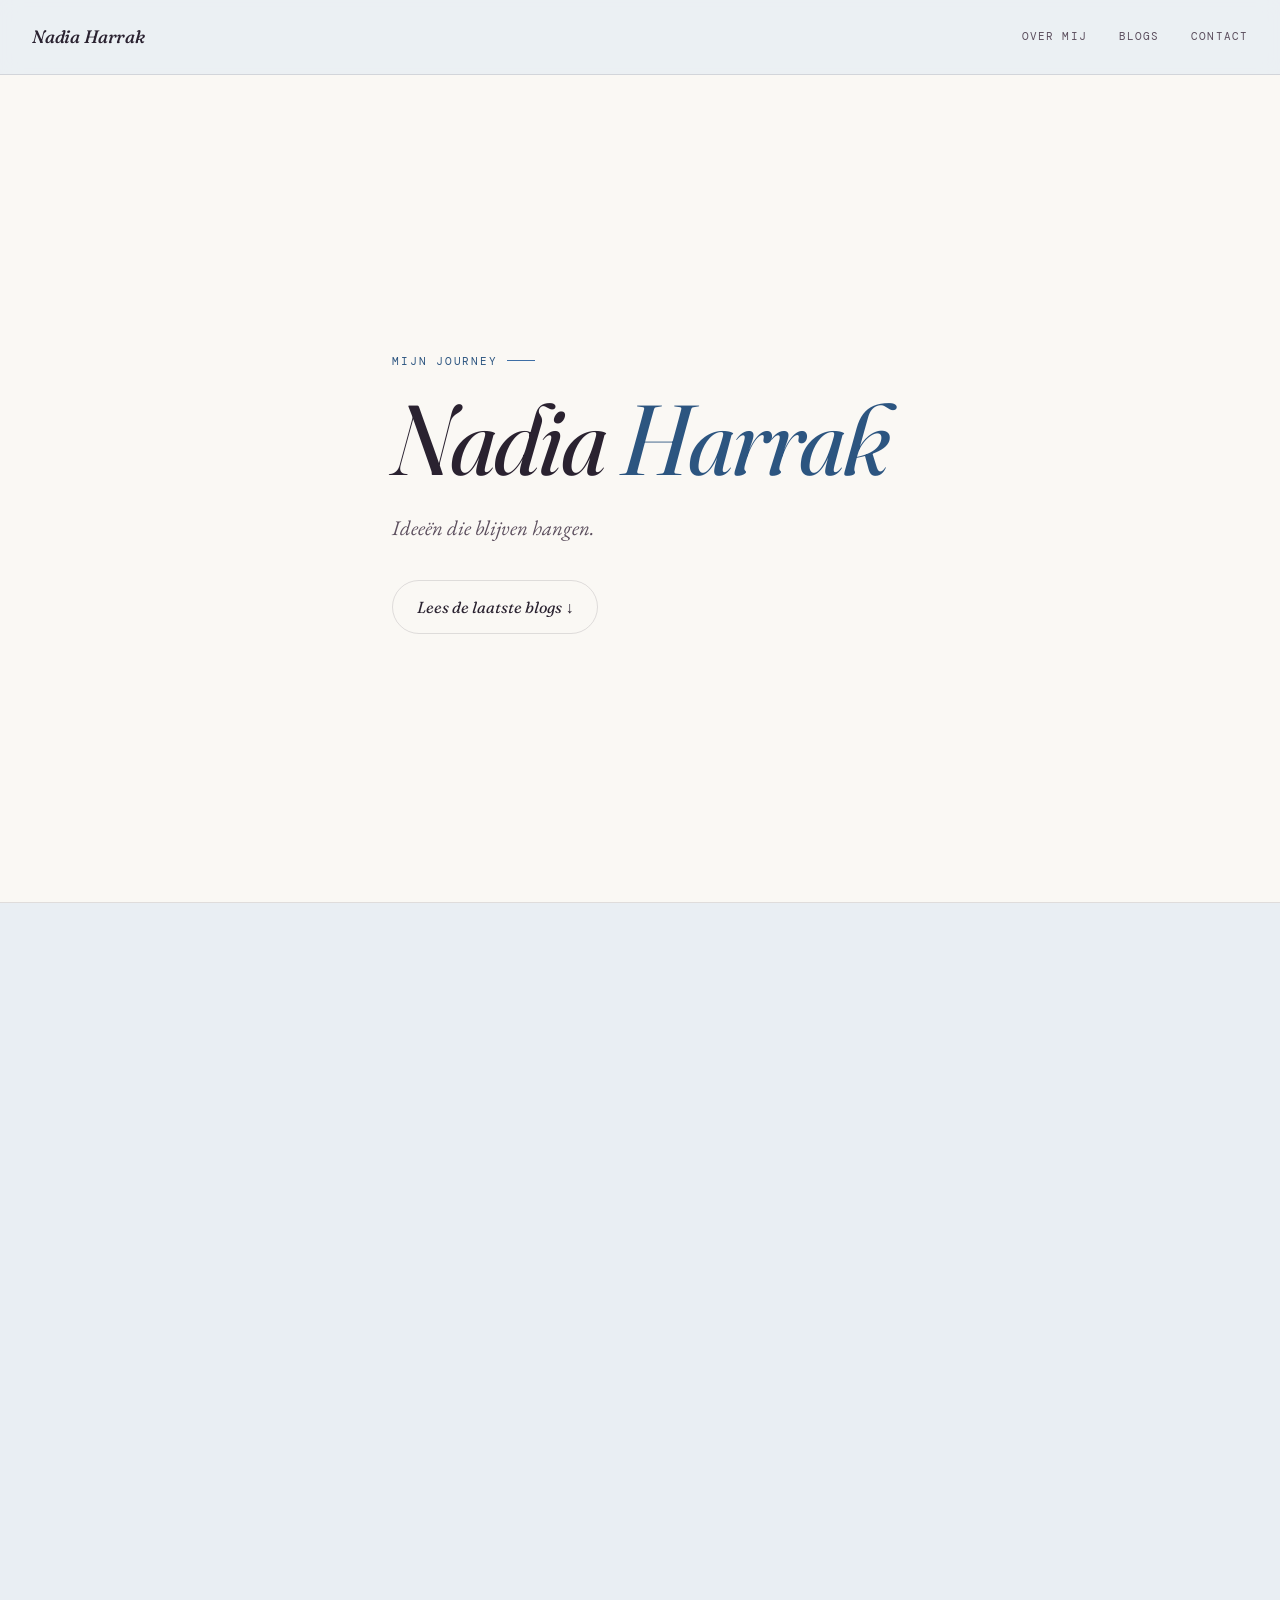
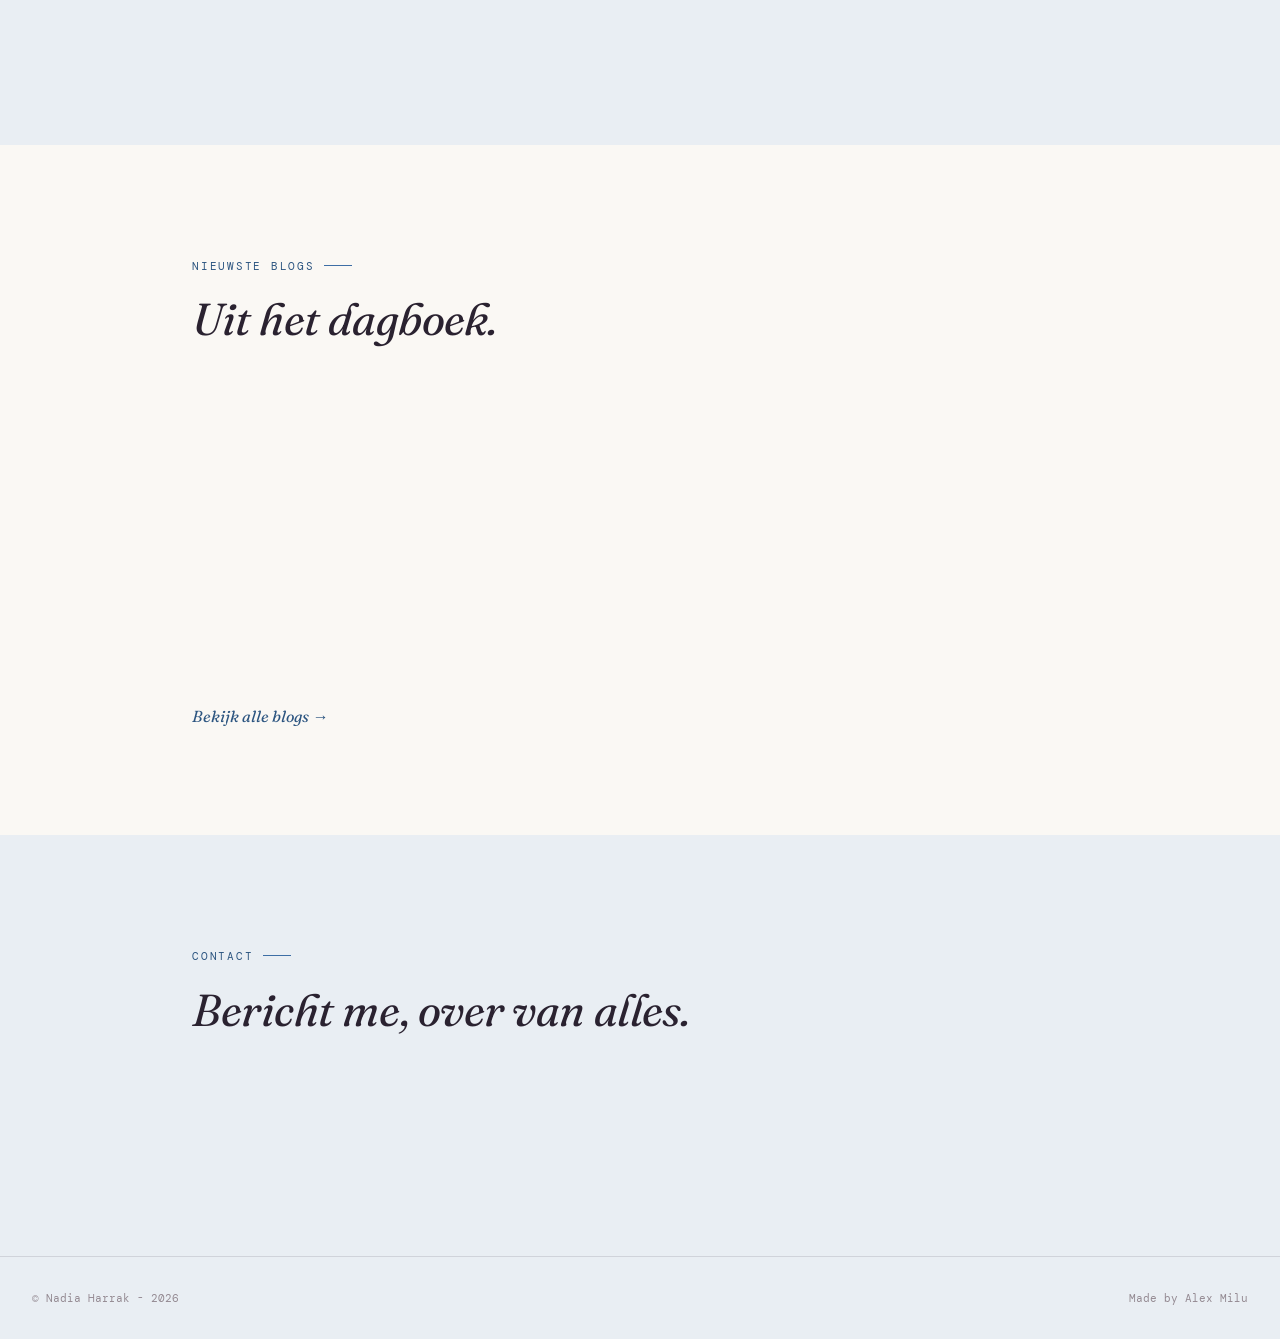
<file: index.html>
<!DOCTYPE html>
<html lang="nl">
<head>
<meta charset="UTF-8">
<meta name="viewport" content="width=device-width, initial-scale=1.0">
<title>Nadia Harrak | Dagboek</title>
<meta name="description" content="Het dagelijks leven, opgemerkt en opgeschreven, een dagboek van Nadia Harrak.">

<link rel="icon" href="data:image/svg+xml,%3Csvg xmlns='http://www.w3.org/2000/svg' viewBox='0 0 100 100'%3E%3Crect width='100' height='100' rx='22' fill='%231c1620'/%3E%3Ctext x='50' y='69' font-size='58' font-family='Georgia,serif' font-style='italic' fill='%233d6ea5' text-anchor='middle'%3EN%3C/text%3E%3C/svg%3E">
<link rel="preconnect" href="https://fonts.googleapis.com">
<link rel="preconnect" href="https://fonts.gstatic.com" crossorigin>
<link href="https://fonts.googleapis.com/css2?family=Fraunces:ital,opsz,wght@0,9..144,300;0,9..144,400;0,9..144,500;1,9..144,300;1,9..144,400;1,9..144,500&family=EB+Garamond:ital,wght@0,400;0,500;1,400;1,500&family=DM+Mono:wght@400;500&display=swap" rel="stylesheet">

<link rel="stylesheet" href="styles.css">
</head>
<body>

<header class="site-header">
  <a href="#" class="site-logo"><span class="logo-full">Nadia Harrak</span><span class="logo-short">NH</span></a>
  <nav class="site-nav">
    <a href="#about">Over mij</a>
    <a href="blog.html">Blogs</a>
    <a href="#contact">Contact</a>
  </nav>
</header>

<!-- HERO -->
<section id="hero">
  <div class="wrap hero-intro">
    <span class="eyebrow">Mijn Journey</span>
    <h1 class="hero-title"><span>Nadia</span> <em>Harrak</em></h1>
    <p class="hero-tagline">Ideeën die blijven hangen.</p>
    <a href="#posts" class="hero-cta">Lees de laatste blogs ↓</a>
  </div>
</section>

<!-- ABOUT -->
<section id="about" class="section alt">
  <div class="wrap about-layout">
    <div class="reveal">
      <div class="photo-circle-wrap">
        <div class="photo-circle-ring"></div>
        <div class="photo-circle"><span>NH</span></div>
      </div>
    </div>
    <div class="reveal">
      <span class="eyebrow">Over mij</span>
      <h2 class="section-title">Hardop denken, in het openbaar.</h2>
      <div class="prose" style="margin-top:1.5rem">
        <p>Hoi, ik ben Nadia. Hier schrijf ik over de gewone dingen, de kleine momenten, de routines, de losse gedachtes die in mijn hoofd blijven hangen, meestal het dagelijks leven, soms grotere dingen.</p>
        <p>Ik ben dit dagboek begonnen om beter op te letten bij het alledaagse. Minder gepolijste lessen, meer van het echte leven, de gewone dinsdagen, de kleine inzichten, de dingen die niet in een highlight reel passen.</p>
        <p>Als iets hier herkenbaar is, of je wilt gewoon even gedag zeggen, neem contact op, de gegevens staan hieronder.</p>
      </div>
    </div>
    <blockquote class="quote reveal">"Schrijven is gewoon denken, vertraagd genoeg om te merken wat je eigenlijk gelooft."</blockquote>
  </div>
</section>

<!-- LATEST POSTS -->
<section id="posts" class="section">
  <div class="wrap">
    <span class="eyebrow">Nieuwste Blogs</span>
    <h2 class="section-title">Uit het dagboek.</h2>

    <div class="post-grid">
      <a href="post-1.html" class="post-card">
        <div class="post-card-number">01</div>
        <h3>Over beginnen voordat je er klaar voor bent</h3>
        <p>Wachten tot je je er klaar voor voelt is zelf ook een vorm van uitstellen. Een paar gedachtes over gewoon beginnen, de dag, de gewoonte, het gesprek.</p>
        <div class="post-card-meta">
          <span class="post-date">12 jul. 2026</span>
        </div>
      </a>

      <a href="post-2.html" class="post-card">
        <div class="post-card-number">02</div>
        <h3>Notities over trage ochtenden</h3>
        <p>Wat er verandert als je je ochtend een uur geeft in plaats van tien minuten, en waarom dat moeilijker is dan het klinkt.</p>
        <div class="post-card-meta">
          <span class="post-date">3 jul. 2026</span>
        </div>
      </a>

      <a href="post-3.html" class="post-card">
        <div class="post-card-number">03</div>
        <h3>Wat een jaar openbaar schrijven me heeft geleerd</h3>
        <p>Twaalf maanden lang op publiceren klikken voordat ik er klaar voor voelde. Dit is wat er echt is veranderd.</p>
        <div class="post-card-meta">
          <span class="post-date">21 jun. 2026</span>
        </div>
      </a>
    </div>

    <a href="blog.html" class="text-link" style="margin-top:2rem">Bekijk alle blogs →</a>
  </div>
</section>

<!-- CONTACT -->
<section id="contact" class="section alt">
  <div class="wrap">
    <span class="eyebrow">Contact</span>
    <h2 class="section-title">Bericht me, over van alles.</h2>

    <div class="contact-cols">
      <div class="contact-col reveal">
        <h4>Direct</h4>
        <a href="mailto:hello@nadiaharrak.com">hello@nadiaharrak.com</a>
      </div>
      <div class="contact-col reveal">
        <h4>Elders</h4>
        <a href="#">LinkedIn <em>in/nadiaharrak</em></a>
      </div>
    </div>
  </div>
</section>

<footer>
  <span>© Nadia Harrak - 2026</span>
  <span>Made by Alex Milu</span>
</footer>
<script src="script.js" defer></script>
</body>
</html>
</file>
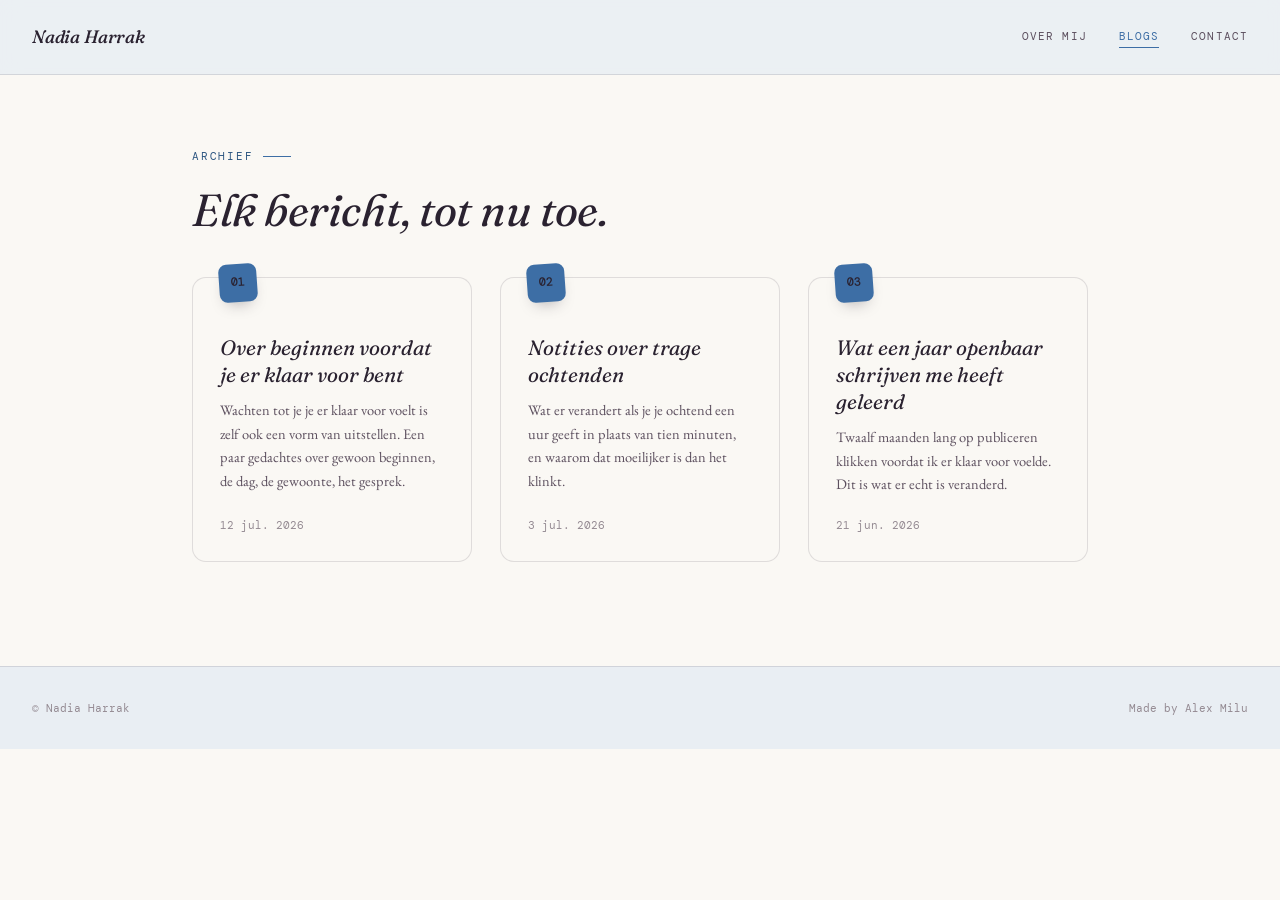
<file: blog.html>
<!DOCTYPE html>
<html lang="nl">
<head>
<meta charset="UTF-8">
<meta name="viewport" content="width=device-width, initial-scale=1.0">
<title>Dagboek | Nadia Harrak</title>
<meta name="description" content="Elk bericht over het dagelijks leven, tot nu toe, een dagboek van Nadia Harrak.">

<link rel="icon" href="data:image/svg+xml,%3Csvg xmlns='http://www.w3.org/2000/svg' viewBox='0 0 100 100'%3E%3Crect width='100' height='100' rx='22' fill='%231c1620'/%3E%3Ctext x='50' y='69' font-size='58' font-family='Georgia,serif' font-style='italic' fill='%233d6ea5' text-anchor='middle'%3EN%3C/text%3E%3C/svg%3E">
<link rel="preconnect" href="https://fonts.googleapis.com">
<link rel="preconnect" href="https://fonts.gstatic.com" crossorigin>
<link href="https://fonts.googleapis.com/css2?family=Fraunces:ital,opsz,wght@0,9..144,300;0,9..144,400;0,9..144,500;1,9..144,300;1,9..144,400;1,9..144,500&family=EB+Garamond:ital,wght@0,400;0,500;1,400;1,500&family=DM+Mono:wght@400;500&display=swap" rel="stylesheet">

<link rel="stylesheet" href="styles.css">
</head>
<body>

<header class="site-header">
  <a href="index.html" class="site-logo"><span class="logo-full">Nadia Harrak</span><span class="logo-short">NH</span></a>
  <nav class="site-nav">
    <a href="index.html#about">Over mij</a>
    <a href="blog.html" class="is-active">Blogs</a>
    <a href="index.html#contact">Contact</a>
  </nav>
</header>

<section class="section" style="padding-top:4rem">
  <div class="wrap">
    <span class="eyebrow">Archief</span>
    <h2 class="section-title">Elk bericht, tot nu toe.</h2>

    <div class="post-grid">
      <a href="post-1.html" class="post-card">
        <div class="post-card-number">01</div>
        <h3>Over beginnen voordat je er klaar voor bent</h3>
        <p>Wachten tot je je er klaar voor voelt is zelf ook een vorm van uitstellen. Een paar gedachtes over gewoon beginnen, de dag, de gewoonte, het gesprek.</p>
        <div class="post-card-meta">
          <span class="post-date">12 jul. 2026</span>
        </div>
      </a>

      <a href="post-2.html" class="post-card">
        <div class="post-card-number">02</div>
        <h3>Notities over trage ochtenden</h3>
        <p>Wat er verandert als je je ochtend een uur geeft in plaats van tien minuten, en waarom dat moeilijker is dan het klinkt.</p>
        <div class="post-card-meta">
          <span class="post-date">3 jul. 2026</span>
        </div>
      </a>

      <a href="post-3.html" class="post-card">
        <div class="post-card-number">03</div>
        <h3>Wat een jaar openbaar schrijven me heeft geleerd</h3>
        <p>Twaalf maanden lang op publiceren klikken voordat ik er klaar voor voelde. Dit is wat er echt is veranderd.</p>
        <div class="post-card-meta">
          <span class="post-date">21 jun. 2026</span>
        </div>
      </a>
    </div>
  </div>
</section>

<footer>
  <span>© Nadia Harrak</span>
  <span>Made by Alex Milu</span>
</footer>
<script src="script.js" defer></script>
</body>
</html>
</file>
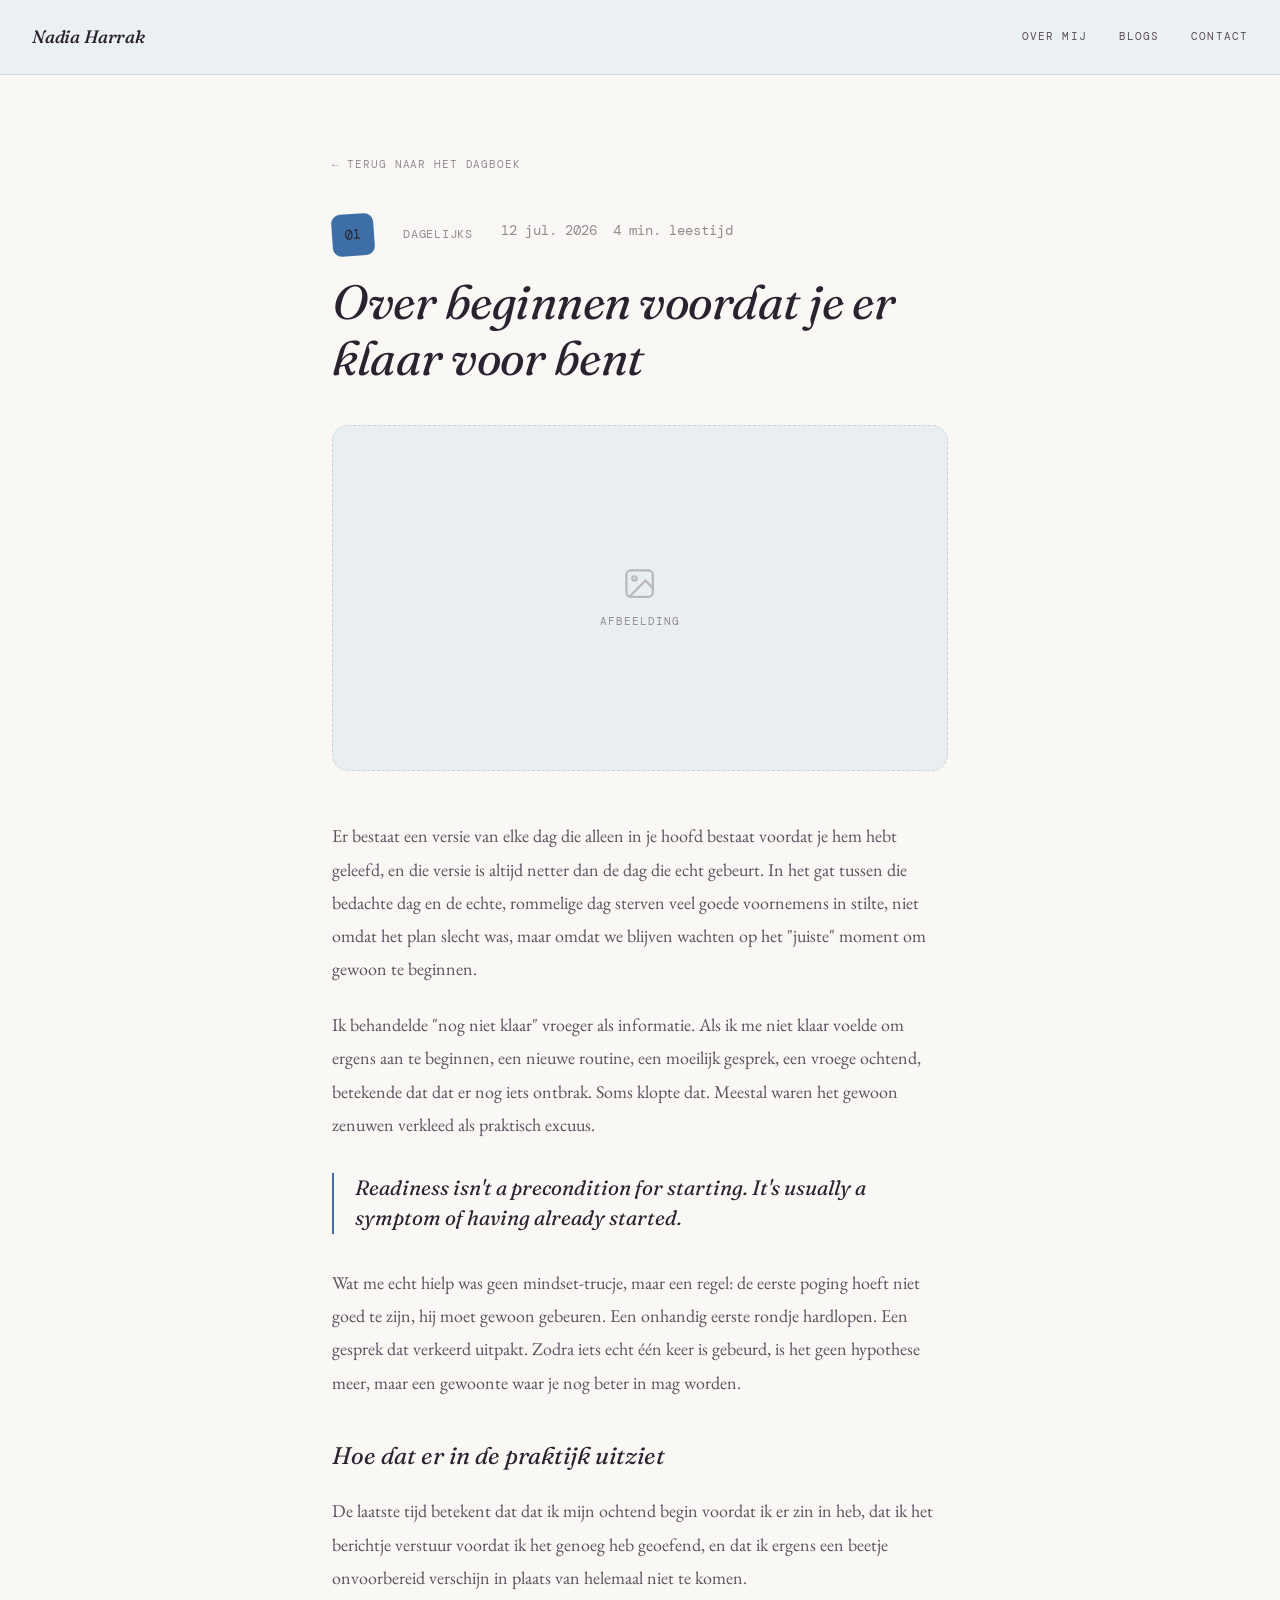
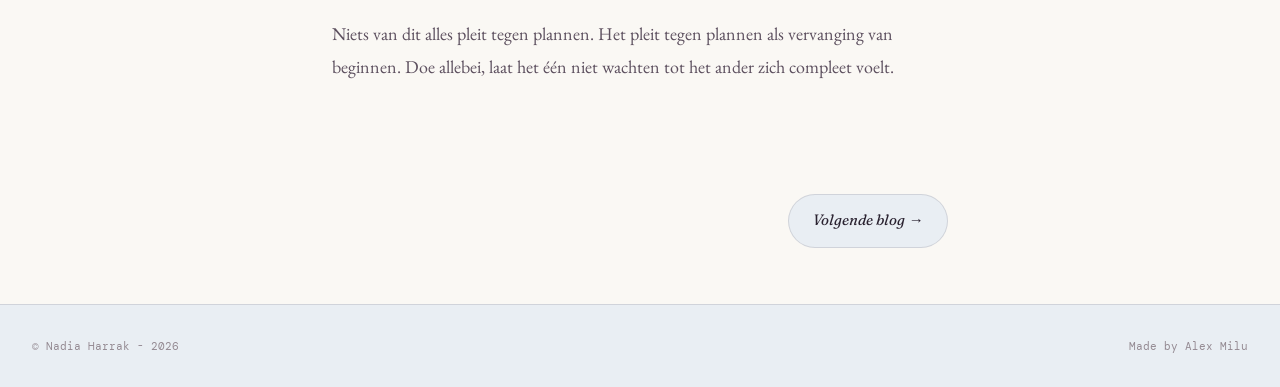
<file: post-1.html>
<!DOCTYPE html>
<html lang="nl">
<head>
<meta charset="UTF-8">
<meta name="viewport" content="width=device-width, initial-scale=1.0">
<title>Over beginnen voordat je er klaar voor bent | Nadia Harrak</title>
<meta name="description" content="Wachten tot je je er klaar voor voelt is zelf ook een vorm van uitstellen. Een paar gedachtes over gewoon beginnen, de dag, de gewoonte, het gesprek.">

<link rel="icon" href="data:image/svg+xml,%3Csvg xmlns='http://www.w3.org/2000/svg' viewBox='0 0 100 100'%3E%3Crect width='100' height='100' rx='22' fill='%231c1620'/%3E%3Ctext x='50' y='69' font-size='58' font-family='Georgia,serif' font-style='italic' fill='%233d6ea5' text-anchor='middle'%3EN%3C/text%3E%3C/svg%3E">
<link rel="preconnect" href="https://fonts.googleapis.com">
<link rel="preconnect" href="https://fonts.gstatic.com" crossorigin>
<link href="https://fonts.googleapis.com/css2?family=Fraunces:ital,opsz,wght@0,9..144,300;0,9..144,400;0,9..144,500;1,9..144,300;1,9..144,400;1,9..144,500&family=EB+Garamond:ital,wght@0,400;0,500;1,400;1,500&family=DM+Mono:wght@400;500&display=swap" rel="stylesheet">

<link rel="stylesheet" href="styles.css">
</head>
<body>

<header class="site-header">
  <a href="index.html" class="site-logo"><span class="logo-full">Nadia Harrak</span><span class="logo-short">NH</span></a>
  <nav class="site-nav">
    <a href="index.html#about">Over mij</a>
    <a href="blog.html">Blogs</a>
    <a href="index.html#contact">Contact</a>
  </nav>
</header>

<article class="post-article">
  <a href="blog.html" class="back-link">← Terug naar het dagboek</a>

  <div class="post-article-head">
    <div class="post-meta-row">
      <div class="post-badge">01</div>
      <div class="post-meta-inline"><span class="post-tag">Dagelijks</span><span>12 jul. 2026</span><span>4 min. leestijd</span></div>
    </div>
    <h1>Over beginnen voordat je er klaar voor bent</h1>
  </div>

  <div class="post-image-placeholder">
    <svg viewBox="0 0 24 24" fill="none" stroke="currentColor" stroke-width="1.5"><rect x="3" y="3" width="18" height="18" rx="3"/><circle cx="8.5" cy="8.5" r="1.5"/><path d="M21 15l-5-5-11 11"/></svg>
    <span>Afbeelding</span>
  </div>

  <div class="post-content">
    <p>Er bestaat een versie van elke dag die alleen in je hoofd bestaat voordat je hem hebt geleefd, en die versie is altijd netter dan de dag die echt gebeurt. In het gat tussen die bedachte dag en de echte, rommelige dag sterven veel goede voornemens in stilte, niet omdat het plan slecht was, maar omdat we blijven wachten op het "juiste" moment om gewoon te beginnen.</p>
    <p>Ik behandelde "nog niet klaar" vroeger als informatie. Als ik me niet klaar voelde om ergens aan te beginnen, een nieuwe routine, een moeilijk gesprek, een vroege ochtend, betekende dat dat er nog iets ontbrak. Soms klopte dat. Meestal waren het gewoon zenuwen verkleed als praktisch excuus.</p>
    <blockquote>Readiness isn't a precondition for starting. It's usually a symptom of having already started.</blockquote>
    <p>Wat me echt hielp was geen mindset-trucje, maar een regel: de eerste poging hoeft niet goed te zijn, hij moet gewoon gebeuren. Een onhandig eerste rondje hardlopen. Een gesprek dat verkeerd uitpakt. Zodra iets echt één keer is gebeurd, is het geen hypothese meer, maar een gewoonte waar je nog beter in mag worden.</p>
    <h2>Hoe dat er in de praktijk uitziet</h2>
    <p>De laatste tijd betekent dat dat ik mijn ochtend begin voordat ik er zin in heb, dat ik het berichtje verstuur voordat ik het genoeg heb geoefend, en dat ik ergens een beetje onvoorbereid verschijn in plaats van helemaal niet te komen.</p>
    <p>Niets van dit alles pleit tegen plannen. Het pleit tegen plannen als vervanging van beginnen. Doe allebei, laat het één niet wachten tot het ander zich compleet voelt.</p>
  </div>
</article>

<nav class="post-pagination">
  <span></span>
  <a href="post-2.html" class="next">Volgende blog <span class="pag-arrow">→</span></a>
</nav>

<footer>
  <span>© Nadia Harrak - 2026</span>
  <span>Made by Alex Milu</span>
</footer>
<script src="script.js" defer></script>
</body>
</html>
</file>
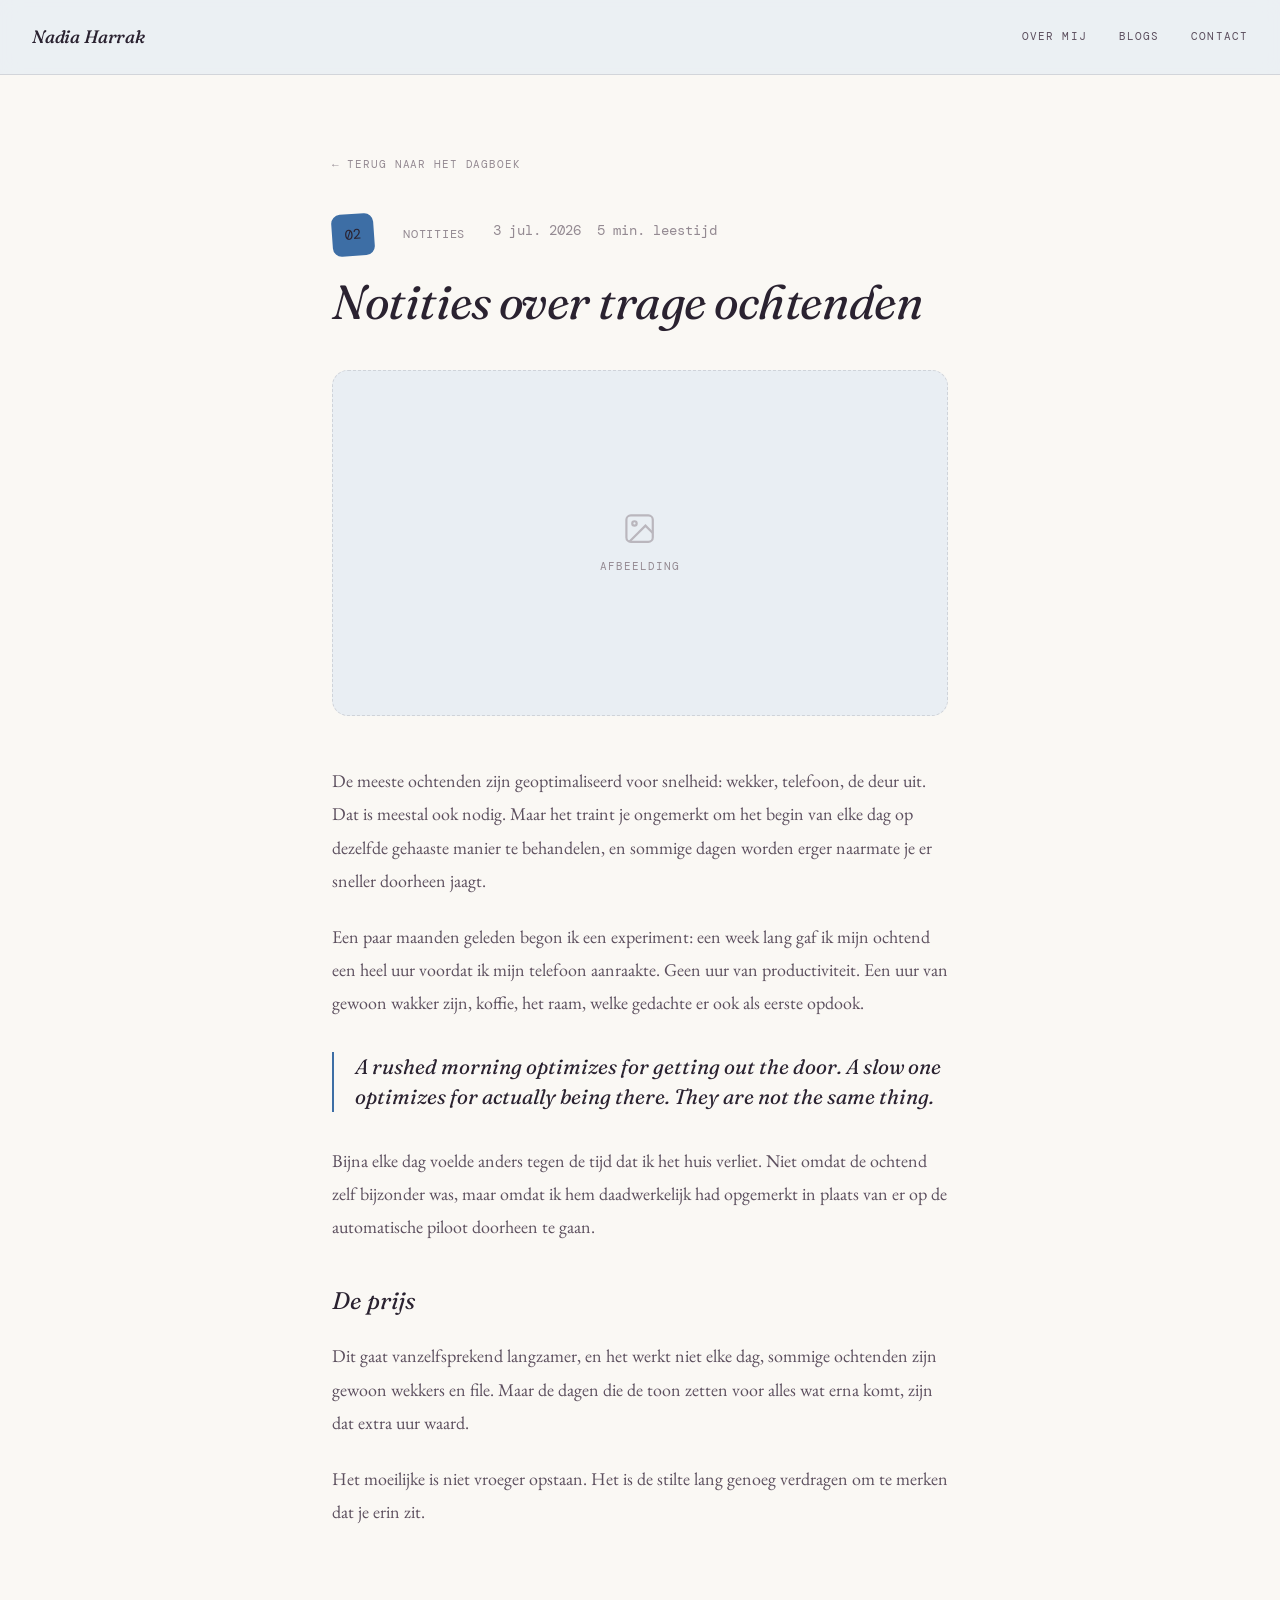
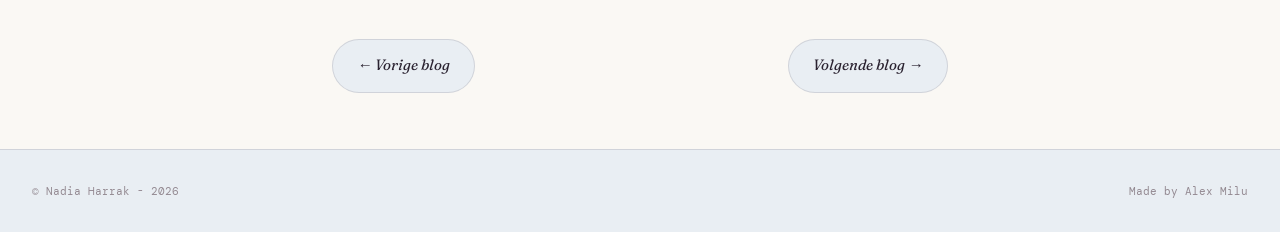
<file: post-2.html>
<!DOCTYPE html>
<html lang="nl">
<head>
<meta charset="UTF-8">
<meta name="viewport" content="width=device-width, initial-scale=1.0">
<title>Notities over trage ochtenden | Nadia Harrak</title>
<meta name="description" content="Wat er verandert als je je ochtend een uur geeft in plaats van tien minuten, en waarom dat moeilijker is dan het klinkt.">

<link rel="icon" href="data:image/svg+xml,%3Csvg xmlns='http://www.w3.org/2000/svg' viewBox='0 0 100 100'%3E%3Crect width='100' height='100' rx='22' fill='%231c1620'/%3E%3Ctext x='50' y='69' font-size='58' font-family='Georgia,serif' font-style='italic' fill='%233d6ea5' text-anchor='middle'%3EN%3C/text%3E%3C/svg%3E">
<link rel="preconnect" href="https://fonts.googleapis.com">
<link rel="preconnect" href="https://fonts.gstatic.com" crossorigin>
<link href="https://fonts.googleapis.com/css2?family=Fraunces:ital,opsz,wght@0,9..144,300;0,9..144,400;0,9..144,500;1,9..144,300;1,9..144,400;1,9..144,500&family=EB+Garamond:ital,wght@0,400;0,500;1,400;1,500&family=DM+Mono:wght@400;500&display=swap" rel="stylesheet">

<link rel="stylesheet" href="styles.css">
</head>
<body>

<header class="site-header">
  <a href="index.html" class="site-logo"><span class="logo-full">Nadia Harrak</span><span class="logo-short">NH</span></a>
  <nav class="site-nav">
    <a href="index.html#about">Over mij</a>
    <a href="blog.html">Blogs</a>
    <a href="index.html#contact">Contact</a>
  </nav>
</header>

<article class="post-article">
  <a href="blog.html" class="back-link">← Terug naar het dagboek</a>

  <div class="post-article-head">
    <div class="post-meta-row">
      <div class="post-badge">02</div>
      <div class="post-meta-inline"><span class="post-tag">Notities</span><span>3 jul. 2026</span><span>5 min. leestijd</span></div>
    </div>
    <h1>Notities over trage ochtenden</h1>
  </div>

  <div class="post-image-placeholder">
    <svg viewBox="0 0 24 24" fill="none" stroke="currentColor" stroke-width="1.5"><rect x="3" y="3" width="18" height="18" rx="3"/><circle cx="8.5" cy="8.5" r="1.5"/><path d="M21 15l-5-5-11 11"/></svg>
    <span>Afbeelding</span>
  </div>

  <div class="post-content">
    <p>De meeste ochtenden zijn geoptimaliseerd voor snelheid: wekker, telefoon, de deur uit. Dat is meestal ook nodig. Maar het traint je ongemerkt om het begin van elke dag op dezelfde gehaaste manier te behandelen, en sommige dagen worden erger naarmate je er sneller doorheen jaagt.</p>
    <p>Een paar maanden geleden begon ik een experiment: een week lang gaf ik mijn ochtend een heel uur voordat ik mijn telefoon aanraakte. Geen uur van productiviteit. Een uur van gewoon wakker zijn, koffie, het raam, welke gedachte er ook als eerste opdook.</p>
    <blockquote>A rushed morning optimizes for getting out the door. A slow one optimizes for actually being there. They are not the same thing.</blockquote>
    <p>Bijna elke dag voelde anders tegen de tijd dat ik het huis verliet. Niet omdat de ochtend zelf bijzonder was, maar omdat ik hem daadwerkelijk had opgemerkt in plaats van er op de automatische piloot doorheen te gaan.</p>
    <h2>De prijs</h2>
    <p>Dit gaat vanzelfsprekend langzamer, en het werkt niet elke dag, sommige ochtenden zijn gewoon wekkers en file. Maar de dagen die de toon zetten voor alles wat erna komt, zijn dat extra uur waard.</p>
    <p>Het moeilijke is niet vroeger opstaan. Het is de stilte lang genoeg verdragen om te merken dat je erin zit.</p>
  </div>
</article>

<nav class="post-pagination">
  <a href="post-1.html"><span class="pag-arrow">←</span> Vorige blog</a>
  <a href="post-3.html" class="next">Volgende blog <span class="pag-arrow">→</span></a>
</nav>

<footer>
  <span>© Nadia Harrak - 2026</span>
  <span>Made by Alex Milu</span>
</footer>
<script src="script.js" defer></script>
</body>
</html>
</file>
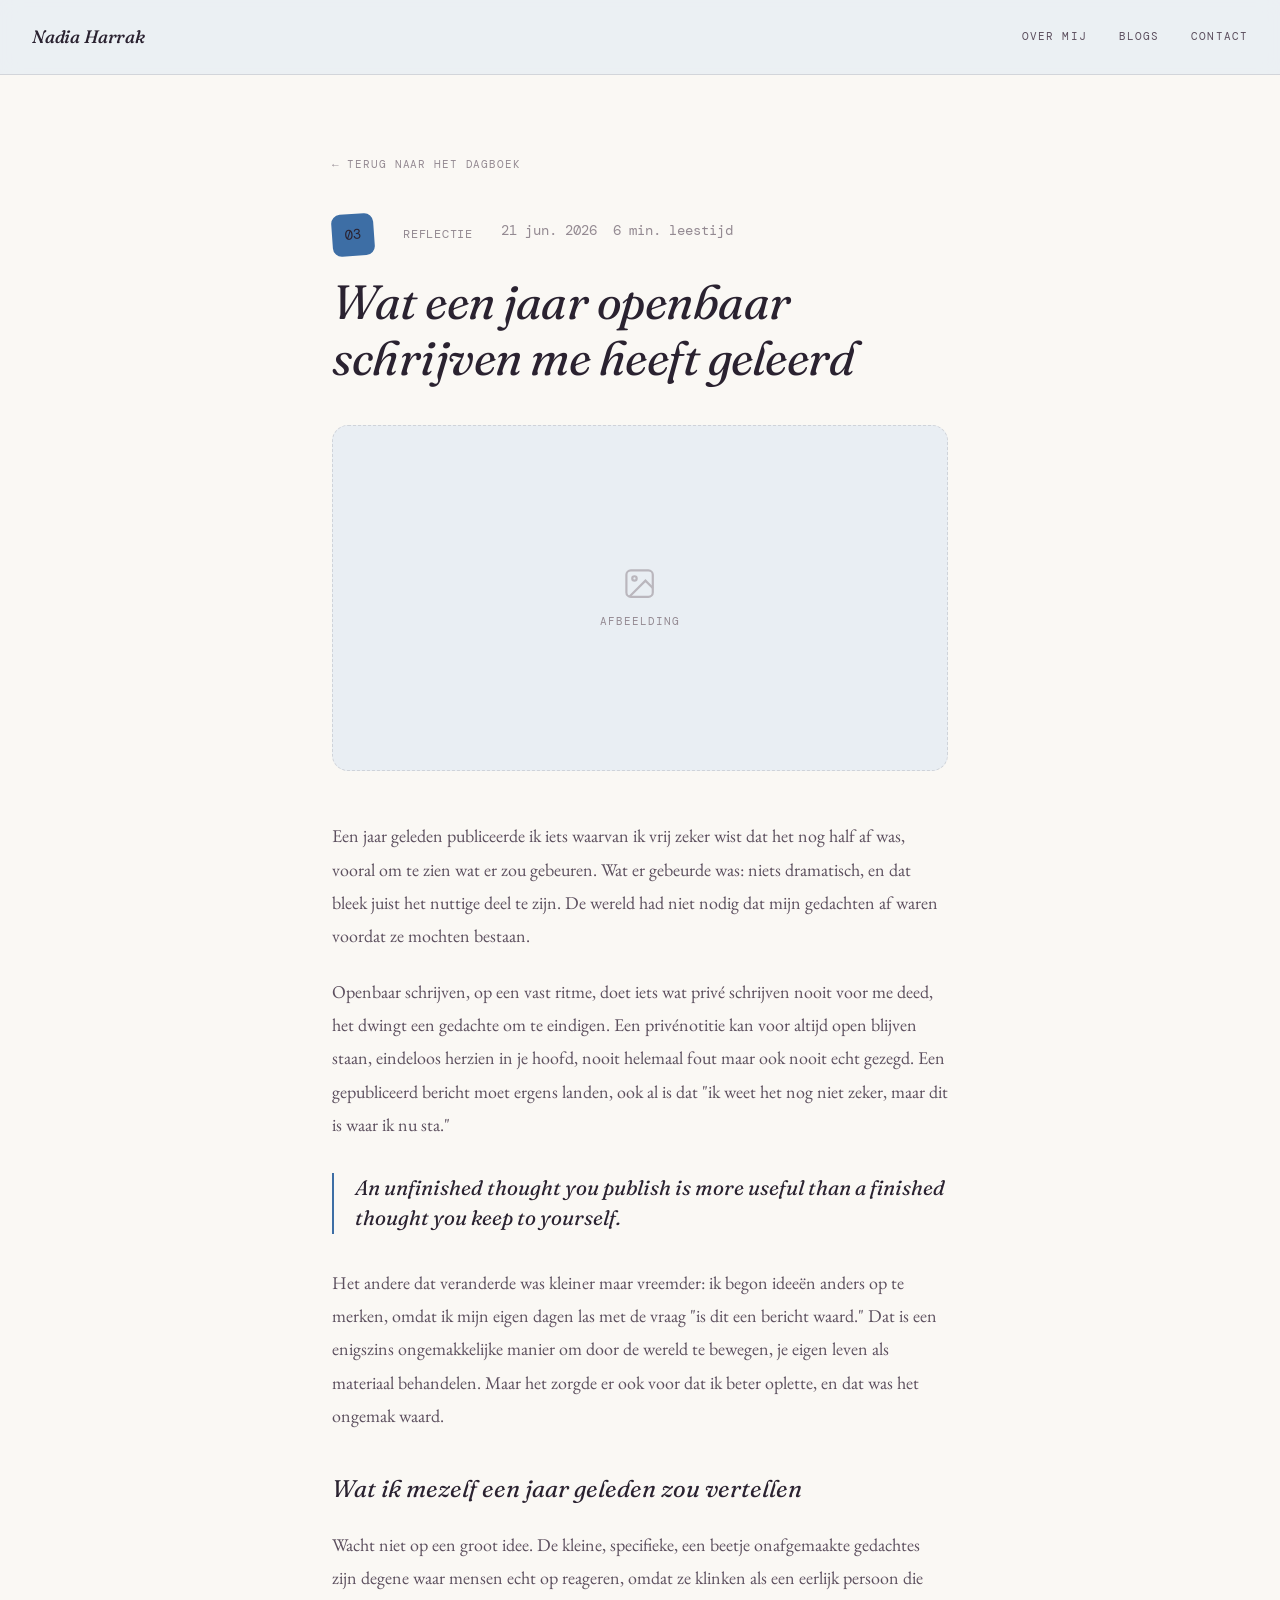
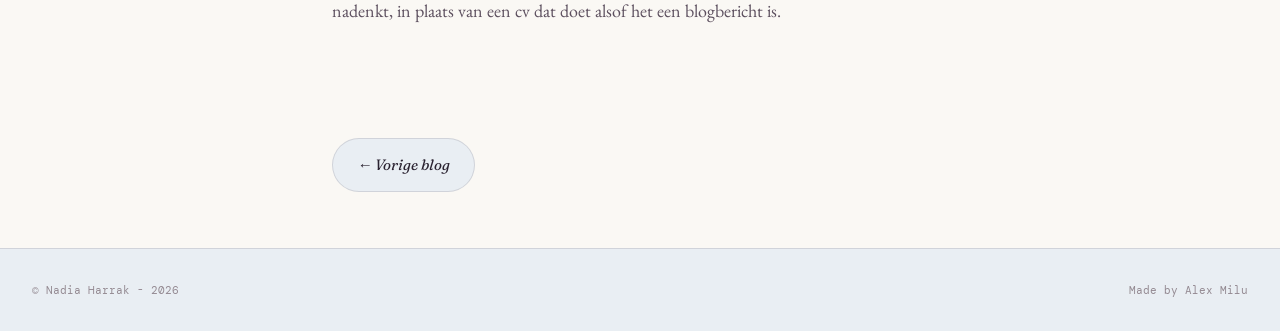
<file: post-3.html>
<!DOCTYPE html>
<html lang="nl">
<head>
<meta charset="UTF-8">
<meta name="viewport" content="width=device-width, initial-scale=1.0">
<title>Wat een jaar openbaar schrijven me heeft geleerd | Nadia Harrak</title>
<meta name="description" content="Twaalf maanden lang op publiceren klikken voordat ik er klaar voor voelde. Dit is wat er echt is veranderd.">

<link rel="icon" href="data:image/svg+xml,%3Csvg xmlns='http://www.w3.org/2000/svg' viewBox='0 0 100 100'%3E%3Crect width='100' height='100' rx='22' fill='%231c1620'/%3E%3Ctext x='50' y='69' font-size='58' font-family='Georgia,serif' font-style='italic' fill='%233d6ea5' text-anchor='middle'%3EN%3C/text%3E%3C/svg%3E">
<link rel="preconnect" href="https://fonts.googleapis.com">
<link rel="preconnect" href="https://fonts.gstatic.com" crossorigin>
<link href="https://fonts.googleapis.com/css2?family=Fraunces:ital,opsz,wght@0,9..144,300;0,9..144,400;0,9..144,500;1,9..144,300;1,9..144,400;1,9..144,500&family=EB+Garamond:ital,wght@0,400;0,500;1,400;1,500&family=DM+Mono:wght@400;500&display=swap" rel="stylesheet">

<link rel="stylesheet" href="styles.css">
</head>
<body>

<header class="site-header">
  <a href="index.html" class="site-logo"><span class="logo-full">Nadia Harrak</span><span class="logo-short">NH</span></a>
  <nav class="site-nav">
    <a href="index.html#about">Over mij</a>
    <a href="blog.html">Blogs</a>
    <a href="index.html#contact">Contact</a>
  </nav>
</header>

<article class="post-article">
  <a href="blog.html" class="back-link">← Terug naar het dagboek</a>

  <div class="post-article-head">
    <div class="post-meta-row">
      <div class="post-badge">03</div>
      <div class="post-meta-inline"><span class="post-tag">Reflectie</span><span>21 jun. 2026</span><span>6 min. leestijd</span></div>
    </div>
    <h1>Wat een jaar openbaar schrijven me heeft geleerd</h1>
  </div>

  <div class="post-image-placeholder">
    <svg viewBox="0 0 24 24" fill="none" stroke="currentColor" stroke-width="1.5"><rect x="3" y="3" width="18" height="18" rx="3"/><circle cx="8.5" cy="8.5" r="1.5"/><path d="M21 15l-5-5-11 11"/></svg>
    <span>Afbeelding</span>
  </div>

  <div class="post-content">
    <p>Een jaar geleden publiceerde ik iets waarvan ik vrij zeker wist dat het nog half af was, vooral om te zien wat er zou gebeuren. Wat er gebeurde was: niets dramatisch, en dat bleek juist het nuttige deel te zijn. De wereld had niet nodig dat mijn gedachten af waren voordat ze mochten bestaan.</p>
    <p>Openbaar schrijven, op een vast ritme, doet iets wat privé schrijven nooit voor me deed, het dwingt een gedachte om te eindigen. Een privénotitie kan voor altijd open blijven staan, eindeloos herzien in je hoofd, nooit helemaal fout maar ook nooit echt gezegd. Een gepubliceerd bericht moet ergens landen, ook al is dat "ik weet het nog niet zeker, maar dit is waar ik nu sta."</p>
    <blockquote>An unfinished thought you publish is more useful than a finished thought you keep to yourself.</blockquote>
    <p>Het andere dat veranderde was kleiner maar vreemder: ik begon ideeën anders op te merken, omdat ik mijn eigen dagen las met de vraag "is dit een bericht waard." Dat is een enigszins ongemakkelijke manier om door de wereld te bewegen, je eigen leven als materiaal behandelen. Maar het zorgde er ook voor dat ik beter oplette, en dat was het ongemak waard.</p>
    <h2>Wat ik mezelf een jaar geleden zou vertellen</h2>
    <p>Wacht niet op een groot idee. De kleine, specifieke, een beetje onafgemaakte gedachtes zijn degene waar mensen echt op reageren, omdat ze klinken als een eerlijk persoon die nadenkt, in plaats van een cv dat doet alsof het een blogbericht is.</p>
  </div>
</article>

<nav class="post-pagination">
  <a href="post-2.html"><span class="pag-arrow">←</span> Vorige blog</a>
  <span></span>
</nav>

<footer>
  <span>© Nadia Harrak - 2026</span>
  <span>Made by Alex Milu</span>
</footer>
<script src="script.js" defer></script>
</body>
</html>
</file>
<file: styles.css>
*,*::before,*::after{margin:0;padding:0;box-sizing:border-box}
:root{
  --paper:#faf8f4;
  --paper-2:#e9eef3;
  --ink:#2a2230;
  --ink-soft:#5c4f5e;
  --muted:#948a92;
  --line:rgba(42,34,48,0.13);
  --line-soft:rgba(42,34,48,0.07);
  --accent:#3d6ea5;
  --accent-soft:#2c5580;
  --teal:#3f8f86;
  --pink:#b8527f;
  --font-d:'Fraunces','Times New Roman',serif;
  --font-b:'EB Garamond',Georgia,serif;
  --font-m:'DM Mono',monospace;
  --ease:cubic-bezier(.16,1,.3,1);
  --flow:cubic-bezier(.45,0,.15,1);
  --bounce:cubic-bezier(.3,1.2,.5,1);
  --wrap:960px;
}
html{scroll-behavior:smooth}
body{background:var(--paper);color:var(--ink);font-family:var(--font-b);font-size:18px;line-height:1.65;-webkit-font-smoothing:antialiased;overflow-x:hidden}
a{color:inherit}
.wrap{max-width:var(--wrap);margin:0 auto;padding:0 2rem;position:relative}

/* ── HEADER ── */
.site-header{position:sticky;top:0;left:0;right:0;z-index:300;display:flex;justify-content:space-between;align-items:center;padding:1.4rem 2rem;background:rgba(233,238,243,.88);backdrop-filter:blur(10px);border-bottom:1px solid var(--line)}
.site-logo{font-family:var(--font-d);font-style:italic;font-weight:500;font-size:18px;letter-spacing:-.01em;text-decoration:none;color:var(--ink);display:inline-block;transition:color .3s}
.logo-short{display:none}
.site-logo:hover{color:var(--accent)}
.site-nav{display:flex;gap:2rem}
.site-nav a{position:relative;font-family:var(--font-m);font-size:11px;letter-spacing:.1em;text-transform:uppercase;color:var(--ink-soft);text-decoration:none;transition:color .25s;padding-bottom:2px;border-bottom:1px solid transparent}
.site-nav a:hover{color:var(--accent);border-color:var(--accent)}
.site-nav a.is-active{color:var(--accent);border-color:var(--accent)}

/* ── SHARED TEXT ELEMENTS ── */
.eyebrow{display:inline-flex;align-items:center;gap:.6rem;font-family:var(--font-m);font-size:11px;letter-spacing:.16em;text-transform:uppercase;color:var(--accent-soft);margin-bottom:1.1rem}
.eyebrow::after{content:'';width:28px;height:1px;background:var(--accent)}
.section-title{font-family:var(--font-d);font-style:italic;font-weight:400;font-size:clamp(1.9rem,3.8vw,2.8rem);line-height:1.2;letter-spacing:-.01em;color:var(--ink);max-width:640px}
.text-link{display:inline-flex;align-items:center;gap:.4rem;font-family:var(--font-d);font-style:italic;font-size:1rem;color:var(--accent-soft);text-decoration:none;transition:transform .35s var(--ease),gap .35s}
.text-link:hover{transform:translateX(4px);gap:.7rem}

.section{padding:6.5rem 0;position:relative;overflow:hidden}
.section.alt{background:var(--paper-2)}

/* ── HERO ── */
#hero{min-height:calc(100vh - 4.5rem);display:flex;align-items:center;padding:4rem 0;border-bottom:1px solid var(--line);position:relative;overflow:hidden}
.hero-intro{opacity:0;transform:translateY(14px);animation:fadeUp .9s var(--ease) .1s forwards}
.hero-title{font-family:var(--font-d);font-style:italic;font-weight:400;font-size:clamp(3.2rem,8.6vw,6.2rem);line-height:1.05;letter-spacing:-.02em;color:var(--ink);margin:0 0 1.2rem}
.hero-title span,.hero-title em{display:inline-block;opacity:0;transform:translateY(18px);animation:nameIn .9s var(--flow) forwards}
.hero-title span{animation-delay:.2s}
.hero-title em{color:var(--accent-soft);animation-delay:.5s}
@keyframes nameIn{to{opacity:1;transform:translateY(0)}}
.hero-tagline{font-family:var(--font-b);font-style:italic;font-size:clamp(1.1rem,1.7vw,1.3rem);color:var(--ink-soft);max-width:520px;margin-bottom:2.2rem}
.hero-cta{display:inline-flex;align-items:center;gap:.5rem;font-family:var(--font-d);font-style:italic;font-size:1rem;color:var(--ink);text-decoration:none;padding:.8rem 1.5rem;border:1px solid var(--line);border-radius:999px;transition:border-color .3s,color .3s,transform .35s var(--ease)}
.hero-cta:hover{border-color:var(--accent);color:var(--accent-soft);transform:translateY(-2px)}
@keyframes fadeUp{to{opacity:1;transform:translateY(0)}}

/* ── ABOUT ── */
.about-layout{display:grid;grid-template-columns:.55fr 1.45fr;gap:3.5rem;align-items:start}
.photo-circle-wrap{position:relative;width:min(220px,60vw);animation:bob 6s ease-in-out infinite}
@keyframes bob{0%,100%{transform:translateY(0)}50%{transform:translateY(-8px)}}
.photo-circle-ring{position:absolute;inset:-10px;border-radius:50%;border:1px dashed var(--accent);opacity:.5;animation:spin 24s linear infinite}
@keyframes spin{to{transform:rotate(360deg)}}
.photo-circle{width:100%;aspect-ratio:1;border-radius:50%;background:linear-gradient(135deg,#22415e,#5a9bd4);display:flex;align-items:center;justify-content:center;border:1px solid var(--line);position:relative;transition:transform .5s var(--ease)}
.photo-circle:hover{transform:scale(1.04)}
.photo-circle span{font-family:var(--font-d);font-style:italic;font-weight:400;font-size:3.4rem;color:var(--paper)}
.prose{max-width:600px;color:var(--ink-soft);font-size:17px}
.prose p{margin-bottom:1rem}
.quote{grid-column:1/-1;margin-top:1.5rem;max-width:800px;margin-left:auto;margin-right:auto;text-align:center;font-family:var(--font-d);font-style:italic;font-weight:400;font-size:clamp(1.7rem,3.2vw,2.2rem);line-height:1.5;color:var(--accent-soft)}

/* ── POST CARDS (used on index preview + blog archive) ── */
.post-grid{display:grid;grid-template-columns:repeat(3,1fr);gap:1.75rem;margin-top:2.5rem}
.post-card{position:relative;display:flex;flex-direction:column;padding:2rem 1.7rem 1.7rem;border-radius:14px;background:var(--paper);border:1px solid var(--line);text-decoration:none;color:inherit;opacity:0;transform:translateY(28px);transition:opacity .9s var(--flow),transform .9s var(--flow),box-shadow .4s var(--ease),border-color .3s}
.post-card.is-visible{opacity:1;transform:translateY(0)}
.post-card:nth-child(1){transition-delay:0s}
.post-card:nth-child(2){transition-delay:.1s}
.post-card:nth-child(3){transition-delay:.2s}
.post-card:hover{transform:translateY(-6px);box-shadow:0 20px 36px -20px rgba(42,34,48,.28);border-color:var(--accent)}
.section.alt .post-card{background:var(--paper-2)}

.post-card-number{position:absolute;top:-14px;left:1.6rem;width:2.4rem;height:2.4rem;border-radius:8px;background:var(--accent);color:var(--ink);display:flex;align-items:center;justify-content:center;font-family:var(--font-m);font-weight:500;font-size:12px;transform:rotate(-4deg);transition:transform .4s var(--ease);box-shadow:0 8px 16px -8px rgba(42,34,48,.4)}
.post-card:hover .post-card-number{transform:rotate(0deg)}

.post-card h3{margin:1.5rem 0 .6rem;font-family:var(--font-d);font-style:italic;font-weight:400;font-size:1.3rem;line-height:1.3}
.post-card p{font-size:14.5px;color:var(--ink-soft);margin-bottom:1.2rem;flex-grow:1}
.post-card-meta{display:flex;justify-content:space-between;align-items:center;gap:.6rem;margin-top:auto}
.post-tag{padding:.32rem .75rem;border-radius:999px;font-family:var(--font-m);font-size:12px;letter-spacing:.06em;text-transform:uppercase;white-space:nowrap}
.post-tag[data-tag="daily"]{background:rgba(61,110,165,.16);color:var(--accent)}
.post-tag[data-tag="notes"]{background:rgba(63,143,134,.16);color:var(--teal)}
.post-tag[data-tag="reflect"]{background:rgba(184,82,127,.14);color:var(--pink)}
.post-date{font-family:var(--font-m);font-size:11px;color:var(--muted)}

/* ── CONTACT ── */
.contact-cols{display:flex;gap:5rem;margin-top:2.5rem;flex-wrap:wrap}
.contact-col h4{font-family:var(--font-m);font-size:11px;letter-spacing:.14em;text-transform:uppercase;color:var(--muted);margin-bottom:1.1rem}
.contact-col a{display:block;font-family:var(--font-d);font-style:italic;font-weight:400;font-size:1.2rem;color:var(--ink);text-decoration:none;margin-bottom:.5rem;transition:color .25s,transform .3s var(--ease)}
.contact-col a:hover{color:var(--accent-soft);transform:translateX(6px)}
.contact-col a em{font-style:normal;font-family:var(--font-m);color:var(--muted);font-size:.75rem;margin-left:.4rem}

footer{padding:2rem;display:flex;justify-content:space-between;font-family:var(--font-m);font-size:11px;color:var(--muted);background:var(--paper-2);border-top:1px solid var(--line)}

/* ── POST DETAIL ── */
.post-article{max-width:680px;margin:0 auto;padding:4.5rem 2rem 4rem}
.back-link{display:inline-block;font-family:var(--font-m);font-size:11px;letter-spacing:.08em;text-transform:uppercase;color:var(--muted);text-decoration:none;margin-bottom:2.5rem;transition:color .25s,transform .3s var(--ease)}
.back-link:hover{color:var(--accent-soft);transform:translateX(-4px)}
.post-article-head{margin-bottom:2.5rem}
.post-meta-row{display:flex;gap:1.1rem;align-items:center;margin-bottom:1.2rem}
.post-meta-inline{display:flex;gap:1rem;font-family:var(--font-m);font-size:14px;color:var(--muted)}
.post-badge{width:2.6rem;height:2.6rem;border-radius:9px;background:var(--accent);color:var(--ink);display:flex;align-items:center;justify-content:center;font-family:var(--font-m);font-size:14px;flex-shrink:0;transform:rotate(-4deg)}
.post-article h1{font-family:var(--font-d);font-style:italic;font-weight:400;font-size:clamp(2rem,4.8vw,3rem);line-height:1.15;letter-spacing:-.01em;color:var(--ink)}

.post-image-placeholder{aspect-ratio:16/9;border-radius:16px;background:var(--paper-2);border:1px dashed var(--line);display:flex;flex-direction:column;align-items:center;justify-content:center;gap:.7rem;margin-bottom:3rem;color:var(--muted)}
.post-image-placeholder svg{width:2.2rem;height:2.2rem;opacity:.55}
.post-image-placeholder span{font-family:var(--font-m);font-size:11px;letter-spacing:.1em;text-transform:uppercase}

.post-content{font-size:18px;line-height:1.85;color:var(--ink-soft)}
.post-content p{margin-bottom:1.4rem}
.post-content blockquote{margin:2rem 0;padding-left:1.3rem;border-left:2px solid var(--accent);font-family:var(--font-d);font-style:italic;font-weight:400;font-size:1.3rem;line-height:1.45;color:var(--ink)}
.post-content h2{font-family:var(--font-d);font-style:italic;font-weight:400;font-size:1.5rem;color:var(--ink);margin:2.2rem 0 1rem}

.post-pagination{max-width:680px;margin:1.5rem auto 3.5rem;padding:0 2rem;display:flex;justify-content:space-between;gap:1.25rem}
.post-pagination a{font-family:var(--font-d);font-style:italic;font-weight:400;font-size:15px;color:var(--ink);text-decoration:none;padding:.85rem 1.5rem;border:1px solid var(--line);border-radius:999px;background:var(--paper-2);transition:border-color .3s var(--ease),color .3s var(--ease),transform .3s var(--ease),box-shadow .3s var(--ease)}
.post-pagination a:hover{border-color:var(--accent);color:var(--accent-soft);transform:translateY(-3px);box-shadow:0 14px 26px -18px rgba(42,34,48,.3)}
.post-pagination a.next{margin-left:auto}

/* ── REVEAL ── */
.reveal{opacity:0;transform:translateY(30px);transition:opacity .95s var(--flow),transform .95s var(--flow)}
.reveal.is-visible{opacity:1;transform:translateY(0)}

@media(max-width:800px){
  .about-layout{grid-template-columns:1fr}
  .photo-circle-wrap{margin:0 auto .5rem}
  .post-grid{grid-template-columns:1fr}
  .contact-cols{gap:3rem}
}

@media(max-width:560px){
  .wrap{padding:0 1.4rem}
  .site-header{padding:1.2rem 1.4rem}
  .site-nav{gap:1.2rem}
  .logo-full{display:none}
  .logo-short{display:inline}
  #hero{padding:3.5rem 0}
  .section{padding:4.5rem 0}
  .post-article{padding:3.5rem 1.4rem 3rem}
  .post-pagination{gap:.7rem;padding:0 1.4rem}
  .post-pagination a{font-size:16px;padding:.7rem 1rem;flex:1;text-align:center}
  .pag-arrow{display:none}
}

@media(prefers-reduced-motion:reduce){
  .photo-circle-wrap,.photo-circle-ring{animation:none}
  .hero-intro{animation:none;opacity:1;transform:none}
}
</file>
